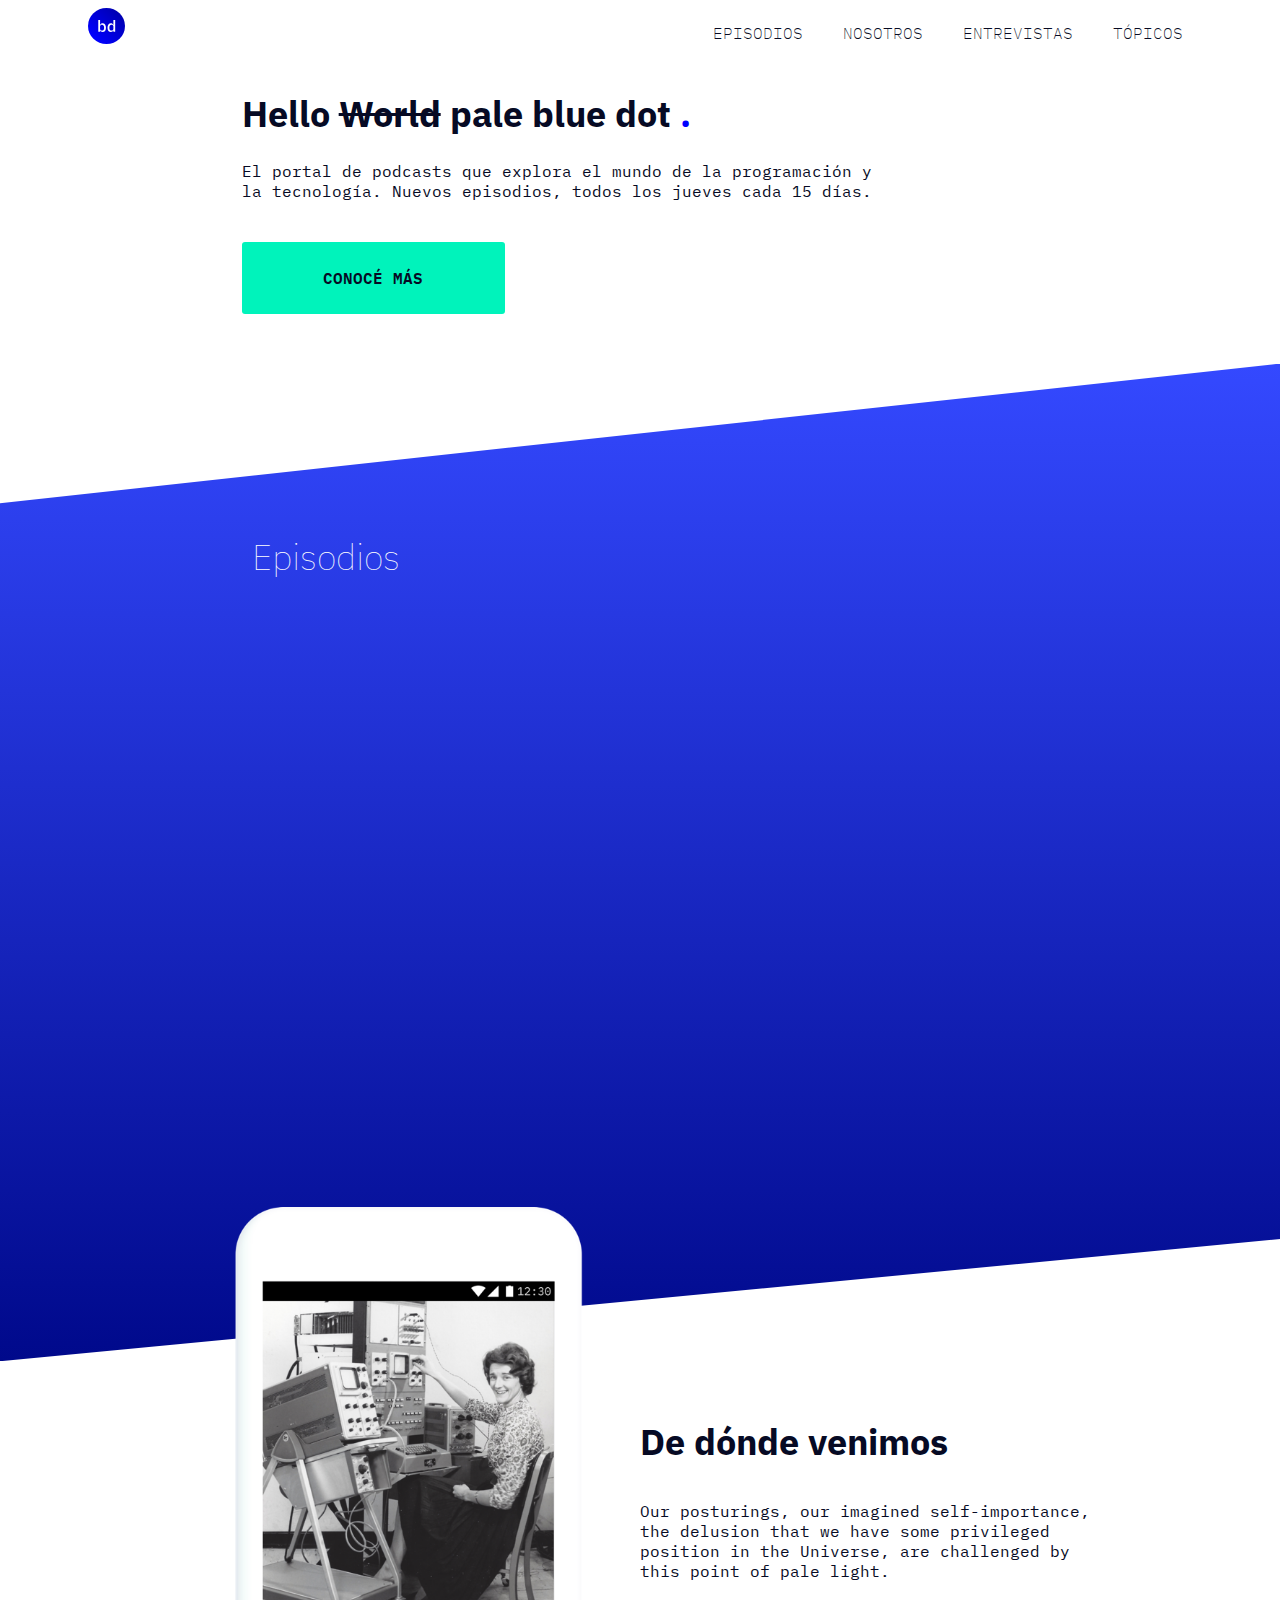
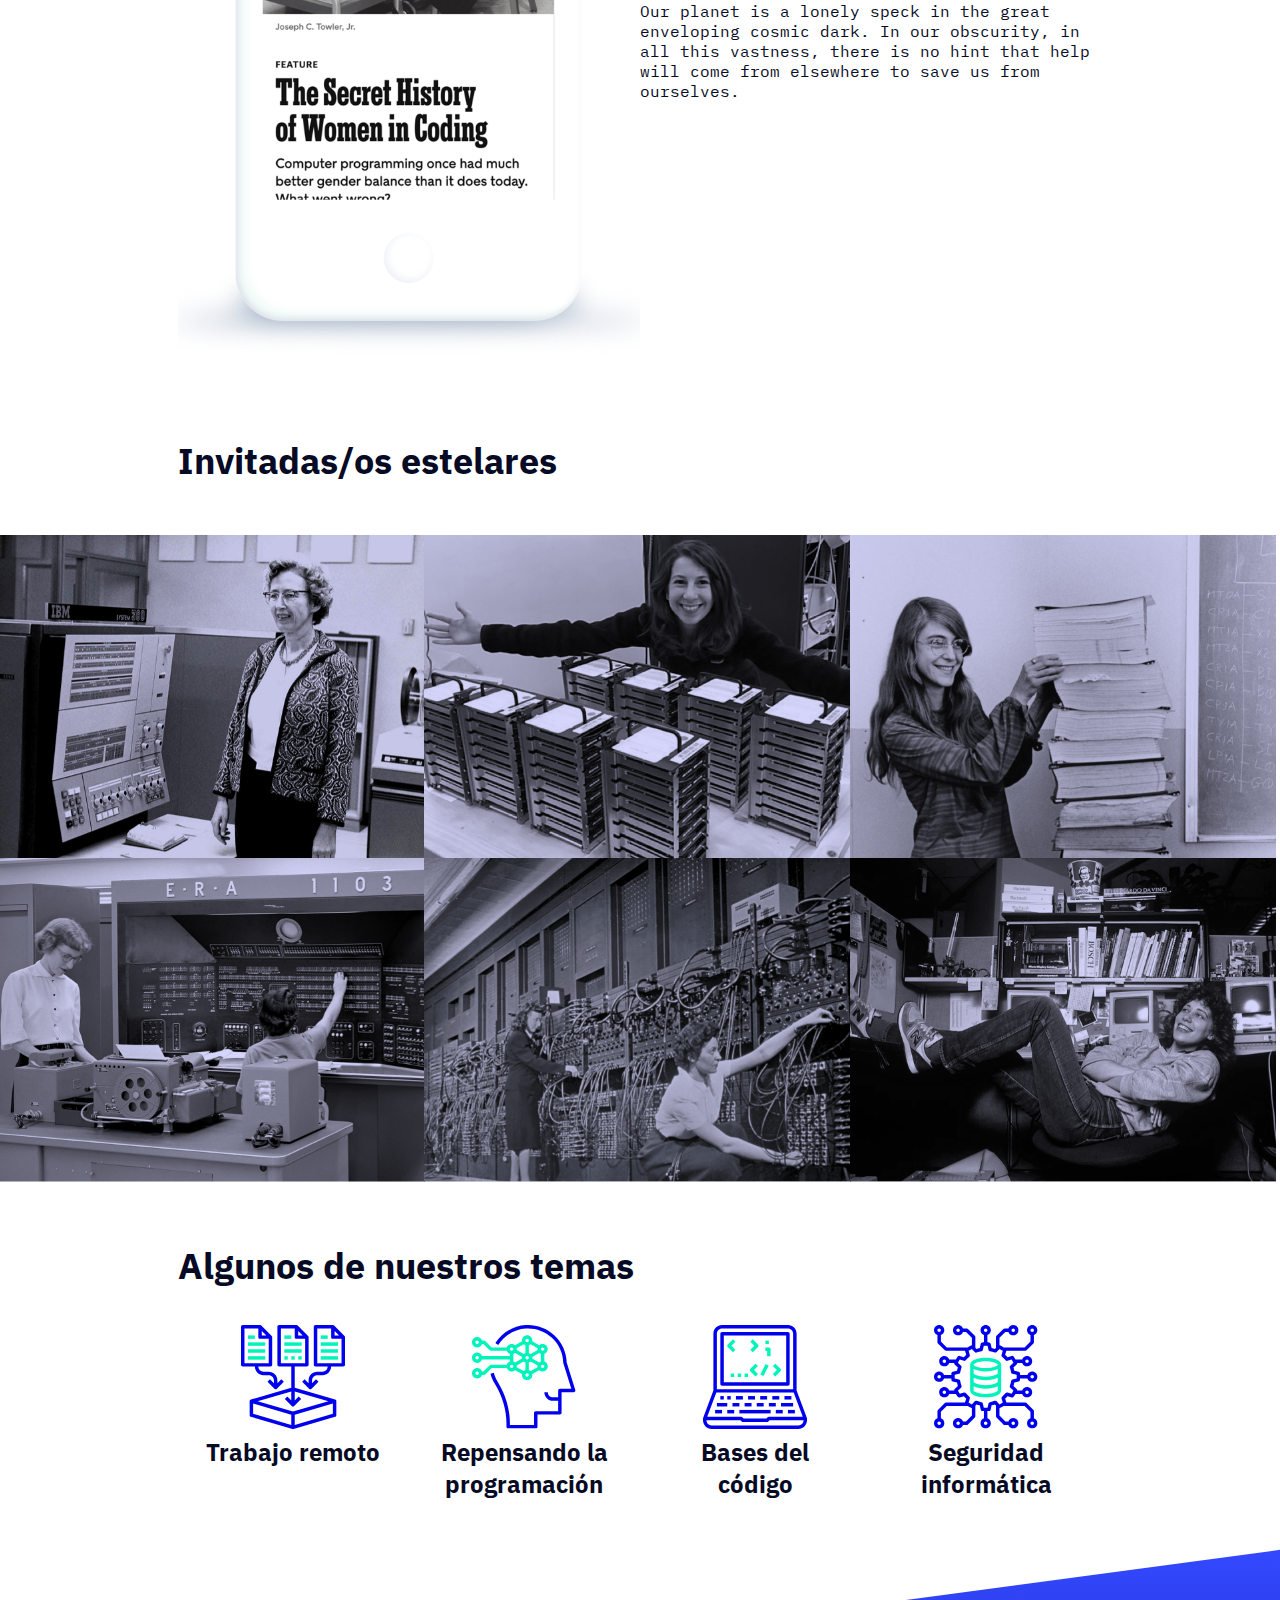
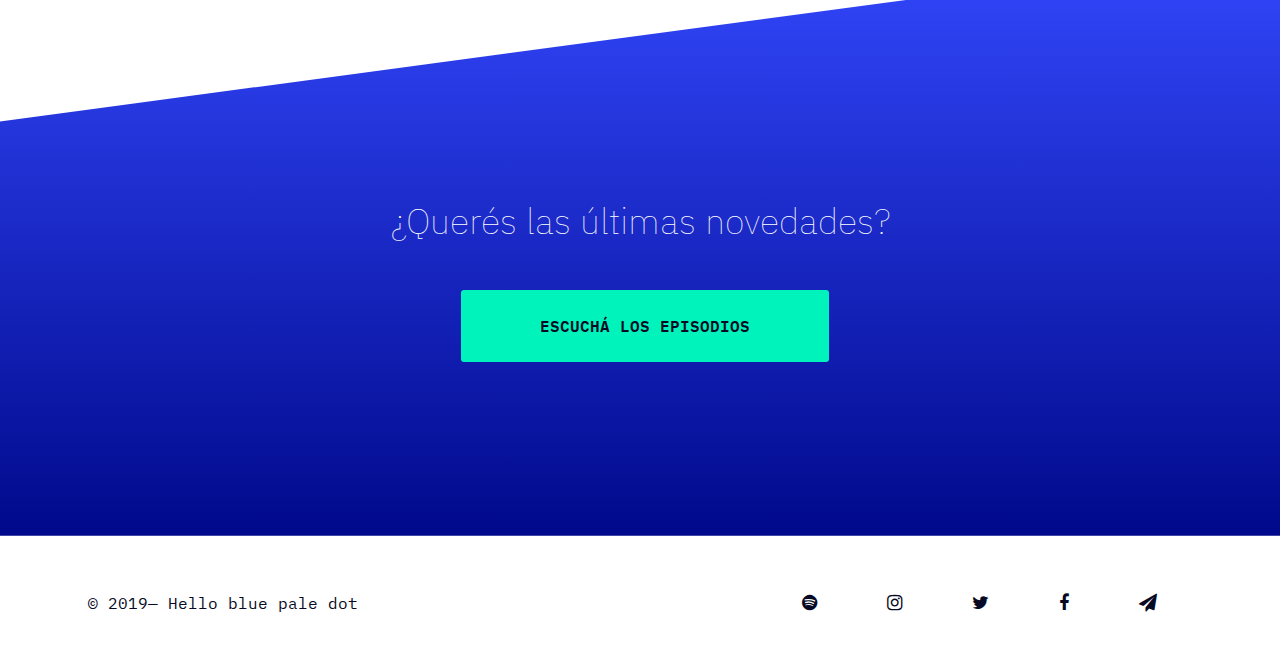
<file: index.html>
<!DOCTYPE html>
<html lang="es">
    <head>
        <meta charset="UTF-8">
        <meta name="viewport" content="width=device-width, initial-scale=1.0">
        <title>http://jorgeacproject.atwebpages.com/</title>
        <link rel="stylesheet" href="https://stackpath.bootstrapcdn.com/font-awesome/4.7.0/css/font-awesome.min.css" />
        <link rel="stylesheet" href="./styles/styles.css" />
        <link href="https://fonts.googleapis.com/css2?family=IBM+Plex+Mono:ital,wght@0,400;0,500;1,400&display=swap" rel="stylesheet">
        <link href="https://fonts.googleapis.com/css2?family=IBM+Plex+Sans:wght@300&display=swap" rel="stylesheet">
    </head>
    <body>
      <header>
            <div class="container  desktop-small-container">
                <div class="row">
                    
                    <div class="col-1 d-col-1 ">
                        <img src="./images/logo.svg" alt="logo" class="img-fluid logo" />
                    </div>

                    <input type="checkbox"  id="menu-toggle" />

                    <div class="col-11 padding-navbar  ">
                        <label for="menu-toggle">
                            <i class="fa fa-bars f-right "></i>
                            <i class="fa fa-close f-right "></i>
                        </label>
                    </div>

                    <div class="col-12 menu  d-col-11 desktop-menu">
                        <ul >
                            <li><a  href="#episodios">EPISODIOS</a></li>
                            <li><a  href="#nosotros">NOSOTROS</a></li>
                            <li><a  href="#invitadas">ENTREVISTAS</a></li>
                            <li><a  href="#temas">TÓPICOS</a></li>
                        </ul>
                    </div>

                    <div class="col-12  desktop-container">
                        <h1>
                            Hello <span class="line-througth">World</span> <br>
                            pale blue dot <span class="point-color">.</span>
                        </h1>
                        <p>
                            Un podcast que explora el mundo de la programación. Nuevos episodios, todos los jueves cada 15 días.
                        </p>
                        <p class= "desktop-p" >
                            El portal de podcasts que explora el mundo de la programación y<br>la tecnología. Nuevos episodios, todos los jueves cada 15 días.
                        </p>

                        <div class="btn">
                            <a href="#phone">CONOCÉ MÁS</a>
                        </div>

                    </div>
                </div>
            </div>            
        </header>
     <!---                  Header-End                 -->

        <main>
            <section  id="episodios">
                <div class= "container-fluid     clipped-background  ">
                    <div class="desktop-container">
                       <h2>Episodios</h2>
                    </div>
                    <div  class="row  embed-container ">
                        <div class=" responsive-iframe  embed-width  embed-left">
                            <iframe src="https://open.spotify.com/embed-podcast/show/2ySVrxGkN6n6frMTo9Nsrt" seamless="seamless" scrolling="no"></iframe>
                        </div>
                        <div class="responsive-iframe  embed-width  embed-right">
                            <iframe src="https://open.spotify.com/embed-podcast/show/4kYCRYJ3yK5DQbP5tbfZby" seamless="seamless" scrolling="no"  ></iframe>
                        </div>
                        <div class=" responsive-iframe embed-width  embed-left">
                            <iframe src="https://open.spotify.com/embed-podcast/show/5JxcIaIkN8zx3Zy7yD9snv" seamless="seamless" scrolling="no"></iframe>
                        </div>
                        <div class=" responsive-iframe embed-width  embed-right">
                            <iframe src="https://open.spotify.com/embed-podcast/show/2Iibd5A6R7mxkCm4NwNmUn"seamless="seamless" scrolling="no"></iframe> 
                        </div> 
                    </div> 
                </div>
            </section>
            <!---         Episodios-Section-End            -->
            
            <section class="donde-venimos" id="donde-venimos">
                <div class= "row  desktop-container"  >
                    <div class="phone-container d-col-6 ">
                        <div class="col-8 phone">
                            <img src="images/phone.png" alt="phone"  class="img-fluid desktop-img-fluid" id="phone">
                        </div>
                    </div >
                    <div class="container  d-col-6" >
                        <h3 id="nosotros">
                            De dónde <br>venimos
                        </h3>
                        <p>
                            Our posturings, our imagined self-importance, the delusion that we have some privileged position in the Universe, are challenged by this point of pale light.<br>
                            <br>
                            Our planet is a lonely speck in the great enveloping cosmic dark. In our obscurity, in all this vastness, there is no hint that help will come from elsewhere to save us from ourselves.
                        </p>
                    </div>
                </div>
            </section>
            <!---    Donde-venimos-Section-End         -->

            <section class="invitadas" id="invitadas">
                <Div class="container desktop-container">
                    <h3>
                        Invitadas/os<br> estelares
                    </h3>
                </Div>
                <div class="container-fluid ">
                    <img src="images/grace-hopper.png" alt="grace-hopper" class="invitadas-images d-col-4">
                    <img src="images/Katie-Bouman.png"
                    alt="Katie-Bouman"
                    class="invitadas-images d-col-4 ">
                    <img src="images/Margaret_Hamilton.png" alt="Margaret_Hamilton" class="invitadas-images d-col-4">
                    <img src="images/An_E.R.A.Univac_1103_computer_in_the_1950s.png" alt="Computer 1950" class="invitadas-images d-col-4">
                    <img src="images/Computer_operators_with_an_Eniac_the_worldfirst_programmable_general_purpose_computer.png" alt="computer operators" class="invitadas-images d-col-4">
                    <img src="images/susan-kare.png" alt="susan-kare" class="invitadas-images d-col-4">
                </div>
            </section>
         <!---         Invitadas-Section-End         -->

            <section class="temas" id="temas">
                <div class="container desktop-container">
                    
                    <h3 class="col-12 d-col-12">
                        Algunos de <br>nuestros temas 
                    </h3>

                    <div class="row ">

                        <div class="col-12 icon d-col-3">
                            <img src="images/icon1.svg" alt="Tabajo remoto">
                            <p class="col-6 temas"> Trabajo remoto</p>
                        </div>

                        <div class="col-12 icon d-col-3"> 
                            <img src="images/icon2.svg" alt="Repensando la programación">
                            <p class="col-6 temas">Repensando la programación</p>
                        </div>


                        <div class="col-12 icon d-col-3"> 
                            <img src="images/icon3.svg" alt="Bases del código">
                            <p class="col-6 temas"> Bases del código </p>
                        </div>

                        <div class="col-12 icon d-col-3"> 
                            <img src="images/icon4.svg" alt="Seguridad informática">
                            <p class="col-6 temas">Seguridad <br> informática</p>
                        </div> 

                    </div>
                </div >
            </section>
            <!---      Temas-Section-End    -->

            <section class="novedades" id="novedades">
                <div class= "container-fluid">
                    <div class="container">
                        <h2>
                            ¿Querés las últimas novedades?
                        </h2>
                        <div class="end-btn-container">   
                            <div class="btn">
                                <a href="#episodios">ESCUCHÁ LOS EPISODIOS</a>
                            </div>
                        </div>  
                    </div>
                </div>
            </section>
            <!---     Novedades-Section-End        -->

        </main>

        <footer> 
            <div class="container desktop-small-container">
                
                <div class="col-12 ">
                    <p> © 2019— Hello blue pale dot </p>
                </div>

                <div class="social-icons-container"> 

                    <ul> 
                        <li class="col-2 ">


                            <a href="https://www.spotify.com/" target="_blank">
                                <i class="fa fa-spotify" aria-hidden="true"></i>
                            </a>
                        
                        </li>

                        <li  class="col-2 ">
                       
                            <a href="https://www.instagram.com/" target="_blank">
                                <i class="fa fa-instagram" aria-hidden="true"></i>
                            </a>
                        
                        </li>

                        <li  class="col-2 ">
                        
                            <a href="https://www.twitter.com/" target="_blank">
                                <i class="fa fa-twitter" aria-hidden="true"></i>
                            </a>
                
                        </li>

                        <li  class="col-2 " >
                        
                            <a href="https://www.facebook.com/" target="_blank">
                                <i class="fa fa-facebook" aria-hidden="true"></i>
                            </a>

                        </li>

                        <li  class="col-2">
                    
                            <a href="https://www.telegram.com/" target="_blank">
                                <i class="fa fa-paper-plane" aria-hidden="true"></i>
                            </a>
                        
                        </li>
                    </ul>         
                </div>
            </div>
        </footer>
     <!---       Footer-End         -->
    </body>
</html>
</file>
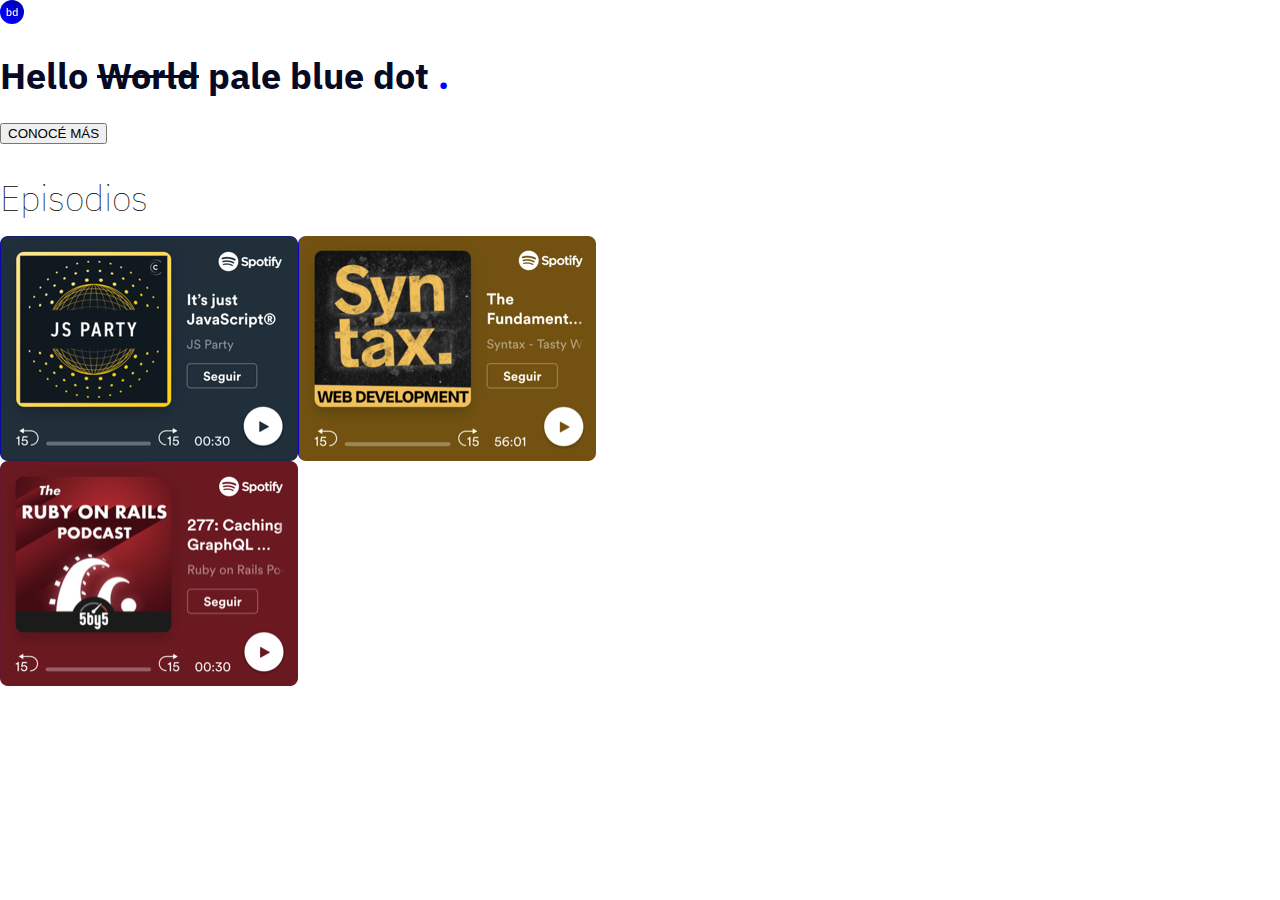
<file: index (1).html>
<!DOCTYPE html>
<html lang="en">
    <head>
        <meta charset="UTF-8">
        <meta name="viewport" content="width=device-width, initial-scale=1.0">
        <title>Podcast Channel</title>

        <link rel="stylesheet" href="https://stackpath.bootstrapcdn.com/font-awesome/4.7.0/css/font-awesome.min.css" />
        <link rel="stylesheet" href="./styles/styles.css" />
        <link href="https://fonts.googleapis.com/css2?family=IBM+Plex+Mono:ital,wght@0,400;0,500;1,400&display=swap" rel="stylesheet">
        <link href="https://fonts.googleapis.com/css2?family=IBM+Plex+Sans:wght@300&display=swap" rel="stylesheet">
    </head>
    <body>
      <header>
            <nav>
                <div class="container">
                <div class="row">
                        <div class="col-1">
                            <img src="./images/logo.svg" alt="" class="img-fluid" />
                        </div>

                        <input type="checkbox" name="" id="menu-toggle" />

                        <div class="col-11">
                            
                            <label for="menu-toggle">
                                <i class="fa fa-bars f-right"></i>
                                <i class="fa fa-close f-right"></i>
                            </label>

                        </div>

                        
                        
                        <div class="col-12 menu">
                            <ul>
                                <li>EPISODIOS </li>
                                <li>NOSOTROS </li>
                                <li>ETREVISTAS</li>
                                <li>TÓPICOS </li>
                            </ul>
                        </div>
                    <div class="col-12 hero-banner">
                        <h1>
                            Hello <span class="line-througth">World</span> <br>
                            pale blue dot <span class="point-color">.</span>
                        </h1>
                        <p>
                            Un podcast que explora el mundo de la programación. Nuevos episodios, todos los jueves cada 15 días.
                        </p>
                        <button  class="header-btn"> 
                            CONOCÉ  MÁS
                        </button>
                    </div>
                </div>
                </div>
            </nav>
     </header>
        <main>
            <section class="episodios">
                 <div class= "container-fluid  clipped-background">
                     <h2>Episodios</h2>
                     <div class="row">
                         <div class="col-12"></div>
                         <img src="images/embed1_.png" alt="" class="img-fluid" /> 
                         <div class="ctol-12"></div>
                         <img src="images/embed2_.png" alt="" class="img-fluid" />
                         <div class="col-12"></div>
                         <img src="images/embed3_.png" alt="" class="img-fluid" />
                         <div class="col-12"></div>
                     </div>
                 </div>
            </section>
        </main>
    </body>
</html>
</file>
<file: styles/styles.css>
/* 


*   for Mobile:


*/

img {
    max-width: 100%;   
}

iframe {
    max-width: 100%;
    width: 100%;
    height: 232px;       
    border: 0;
    overflow: hidden;
}

.container {
    padding: 10px 20px;
}

.container-fluid {
    padding: 0;    
}

.row {
    display: flex;
    flex-direction: row;
    flex-wrap: wrap;
    margin: auto;
}

/*


*        Mobile-colums 


*/

.col-1 {
    width: 8.3%;
}
.col-2 {
    width: calc(8.3% * 2 )
}
.col-4 { 
    width: calc( 8.3% * 4);
}
.col-5 {
    width: calc(8.3% * 5);
}
.col-10 {
    width: calc( 8.3% * 10 );
}
.col-11 {
    width: calc( 8.3% * 11 );
}
.col-12 {
    width: calc( 8.3% * 12 );
}

/*


*   Common



*/

body {
    margin: 0
}

.img-fluid {
    max-width: 100%;
}

.f-right {
    float: right;
}


h1 {
    font-family: 'IBM Plex Sans', sans-serif;
    font-size: 36px;
    color: #060A24;   
}

h2 {
    font-family: 'IBM Plex Sans', sans-serif;
    font-size: 36px;
    margin-bottom: 15px;
    font-weight: 100;
}

h3 {
    font-family: 'IBM Plex Sans', sans-serif;
    font-size: 36px;
    color: #060A24; 
}

p {
    font-family: 'IBM Plex Mono', monospace;
    color: #060A24;
}

.line-througth{
    text-decoration: line-through;
}

.point-color{
    color: blue;
}

/*


*   Header



*/

.logo { 
    width: 99%;
} 

.padding-navbar {
    padding-top: 2%;
    outline: none;
}


.menu, 
#menu-toggle,
#menu-toggle + .col-11 .fa-close,
#menu-toggle:checked + .col-11 .fa-bars {
    display: none;
}

#menu-toggle:checked +.col-11 + .menu,
#menu-toggle:checked +.col-11 .fa-close {
    display: initial;
}

.menu ul {
    width: 100vw;
    right: 0;
    position: absolute;
    margin: 0; 
    list-style-type: none;
    padding:0;
    display: block;
    flex-direction: column;
}



li a{
    display: block;
    padding: 15px 20px;
    text-decoration:  none;
    font-weight: 200;
    color: white;
    background: #0000EC;
    font-family: 'IBM Plex Mono', monospace; 
}

.btn {
    display: -webkit-box;
    display: flex;
    display: -ms-flexbox;
    display: -webkit-flex;
    -webkit-box-pack: center;
    -ms-flex-pack: center;
    justify-content: center;
    -webkit-box-align: center;
    -ms-flex-align: center;
    align-items: center;
    background-color: #00F3BB;
    width: 100%;
    margin-bottom: 24px;
    height: 8vh;
    border-radius: 3px;
}


.btn a{
    font-family: 'IBM Plex Mono', monospace;
    font-size: 16px;
    color: #060A24;
    letter-spacing: 0;
    text-align: center;
    line-height: 56px;
    text-decoration: none;
    font-weight: 600;
    width: 100%;
    max-width: 95%
}

header p {
    padding-bottom: 25px;
}

.desktop-p {
    display: none;
}

/*


*  Episodios


*/

#episodios .clipped-background {
    background-image: linear-gradient(#3449ff, #00098b);
    color: #ffffff;
    padding: 40px 20px;
    padding-top: 10%;
    padding-bottom: 28%;
    clip-path: polygon( 100% 1% ,
                        245% 89%, 
                        0% 100% , 
                        0% 4% );
}

.responsive-iframe {
    top: 0;
    left: 0;
    bottom: 0;
    right: 0;
    width: 100%;
    height: 95%;
    padding-bottom: 10px;
}

/*


*   De dónde venimos


*/

.phone-container {
    position: relative;
    margin-top:-100px;
}

.phone {
    width: 100%;
}

#phone {
    padding-top: 15px;
}

/*


* Invitadas


*/

.invitadas-images {
    width: 100vw;
    margin-top:-5px;
    max-width: 100%;
    overflow: hidden;
    margin-right: -4px;
    margin-left: -1px; 
}

/*


*   Temas


*/

.temas p br {
    display: none;
}

.temas {
    font-family: 'IBM Plex Sans', sans-serif;
    font-size: 24px;
    font-weight: bold;
    color: #060A24 ;
    text-align: center;
}

.temas p {
    text-align: center;
    padding: 0 10%  10% 10%;
    margin: 0;
}

.temas h3 {
    text-align: start;
}

.icon {
    margin: 0%;
}

/*


*   novedades 



*/

.novedades {
    background-image: linear-gradient(#3449ff, #00098b);
    color: #ffffff;
    padding: 50px 0px;
    clip-path:polygon(  100% 2% ,
                        100% 100%,
                        0% 100% , 
                        0% 21%  );
    text-align: center;
}

.novedades  h2 {
    padding: 10px 20px;
} 
 
.novedades  .btn {
    margin-top: 36px;
    display: -webkit-box;
    display: flex;
    display: -ms-flexbox;
    display: -webkit-flex;
    -webkit-box-pack: center;
        -ms-flex-pack: center;
            justify-content: center;
    -webkit-box-align: center;
        -ms-flex-align: center;
            align-items: center;
    width: 100%;
    height: 8vh;
    background-color: #00F3BB;
}

/*


* Footer


*/
footer {
    text-align: center;
}
footer .row {
    justify-content: center;
}

footer .f-right {
    float: initial;
}
footer ul {
    display: -webkit-box;
    display: flex;
    display: -ms-flexbox;
    display: -webkit-flex;
    list-style: none;
}

footer li {
    background:#3448ff00;
}

footer  a  {
    font-size: 18px;
    background:#3448ff00;
    color: #060A24;
    letter-spacing: 0;
    line-height: 28px;
}



@media only screen and (min-width: 768px) {
    
    /*---------------     for Desktop:     ---------------*/

    .d-col-1 {width: 8.33% }
    .d-col-2 {width:calc(8.33% *  2 );}
    .d-col-3 {width:calc(8.33% *  3 );}
    .d-col-4 {width:calc(8.33% *  4 );} 
    .d-col-5 {width:calc(8.33% *  5 );} 
    .d-col-6 {width:calc(8.33% *  6 );}   
    .d-col-7 {width:calc(8.33% *  7 );} 
    .d-col-8 {width:calc(8.33% *  8 );} 
    .d-col-9 {width:calc(8.33% *  9 ) ;}
    .d-col-10 {width:calc(8.33% * 10  );}
    .d-col-11 {width:calc(8.33% *  11 );}
    .d-col-12 {width:calc(8.33% * 12  );}

    .container {
        padding: 0;
    }

    .desktop-container{
        padding: 1.6% 13.9%;
    }

    .desktop-small-container{
        padding: 0.6%  6.9%  ;
    }
    
    /*---------------     Header     ---------------*/
    
    header label {
        display: none;
    }

    .menu,
    #menu-toggle,
    #menu-toggle + .col-11 .fa-close,
    #menu-toggle:checked + .col-11 .fa-bars {
        display: none;
    }

    .col-11 {
        display: none;
    }

    .desktop-menu {
        display:block
    }

    .desktop-menu  ul {
        display: flex;
        flex-direction: row;
        justify-content: flex-end;
        padding: 0 6%;
    }

    .desktop-menu a{    
        color: #060A24;
        background: #ffffff00;
    }

    .desktop-menu a:hover {
        background: #3448ff00;
        color:#00F3BB;
        text-decoration: line-through;
        cursor: pointer;
    }

    .desktop-menu a:active {
        color: #060a2481;
        text-decoration: line-through;
    }

    .logo { 
        max-width: 40%;
    }

    h1  br {
        display: none;
    }

    .btn {
        width: 33%;
    }

    .desktop-p {
        display: block;
    }

    header p {
        display: none;
    }

    .btn:hover {
        background-image: linear-gradient(to right ,rgb(0, 255, 242),  #00098b);
        border-style: none;
        color: #ffffff;
    }

    .btn a:hover {
        color:#ffffff;
    }
    

    /*---------------     Episodios     ---------------*/

   
    .embed-container {
        position: relative;
        overflow: hidden;
        width: 100%;
    }

    .embed-width {
        width: 39.33%;
    }

    .embed-left {
        padding: 0.6%  4%  5%  6.9% 
    }

    .embed-right {
        padding: 0.6%  6.9%  0  3.5%;
    }

    #episodios h2 {
        margin: 0;
        padding: 0 60px;
    } 

    #episodios .clipped-background {
        padding-top: 150px;
        padding-bottom: 150px;
        clip-path: polygon( 100% 0% , 245% 70%, 0% 100% , 0% 14% );
    }

    /*---------------     De Donde Venimos     ---------------*/

    .donde-venimos {
        width: auto;
    }


    .donde-venimos h3 br {
        display: none;
    }


    .donde-venimos .desktop-container {
      width: auto;
    }

    .donde-venimos .container {
        padding: 0px 0px 0px 0px;  
    }

    .phone-container {
        margin-top: -190px;
    }

    /*---------------     Invitadas     ---------------*/

    .invitadas h3 br {
        display: none;
    }

    /*---------------     Temas     ---------------*/

    .temas h3 br {
        display: none;
    }

    .temas p br {
        display: initial;
    }

    .icon {
        margin: 0px;
    }

    /*---------------     Novedades     ---------------*/

    .novedades {
       padding: 213px 0px 150px 0px;
       clip-path: polygon( 100% 1% , 100% 100%, 0% 100% , 0% 30% );
    } 

    .end-btn-container {
        padding: 0 0 0 36%;
    }


    .novedades .btn {
        width: 45%;
    }


    /*---------------     Footer     ---------------*/

   

    footer div {
        display: -webkit-box;
        display: flex;
        display: -ms-flexbox;
        display: -webkit-flex;
        -webkit-box-pack: justify;
        -ms-flex-pack: justify;
        justify-content: space-between;
        -webkit-box-align: center;
        -ms-flex-align: center;
        align-items: center;
    }


    footer div p {
        font-family: 'IBM Plex Mono';
        font-size: 16px;
        color: #060A24;
        letter-spacing: 0;
        line-height: 28px;
    }


    footer  ul {
        display: -webkit-box;
        display: flex;
        display: -ms-flexbox;
        display: -webkit-flex;
        list-style: none;
    }


    footer li {
        padding: 15px;
    }


    footer a {
        font-size: 18px;
        color: #060A24;
        letter-spacing: 0;
        line-height: 28px;
    }

    footer .desktop-small-container {
        padding: 0.6% 6.9%;
    }

}
</file>
